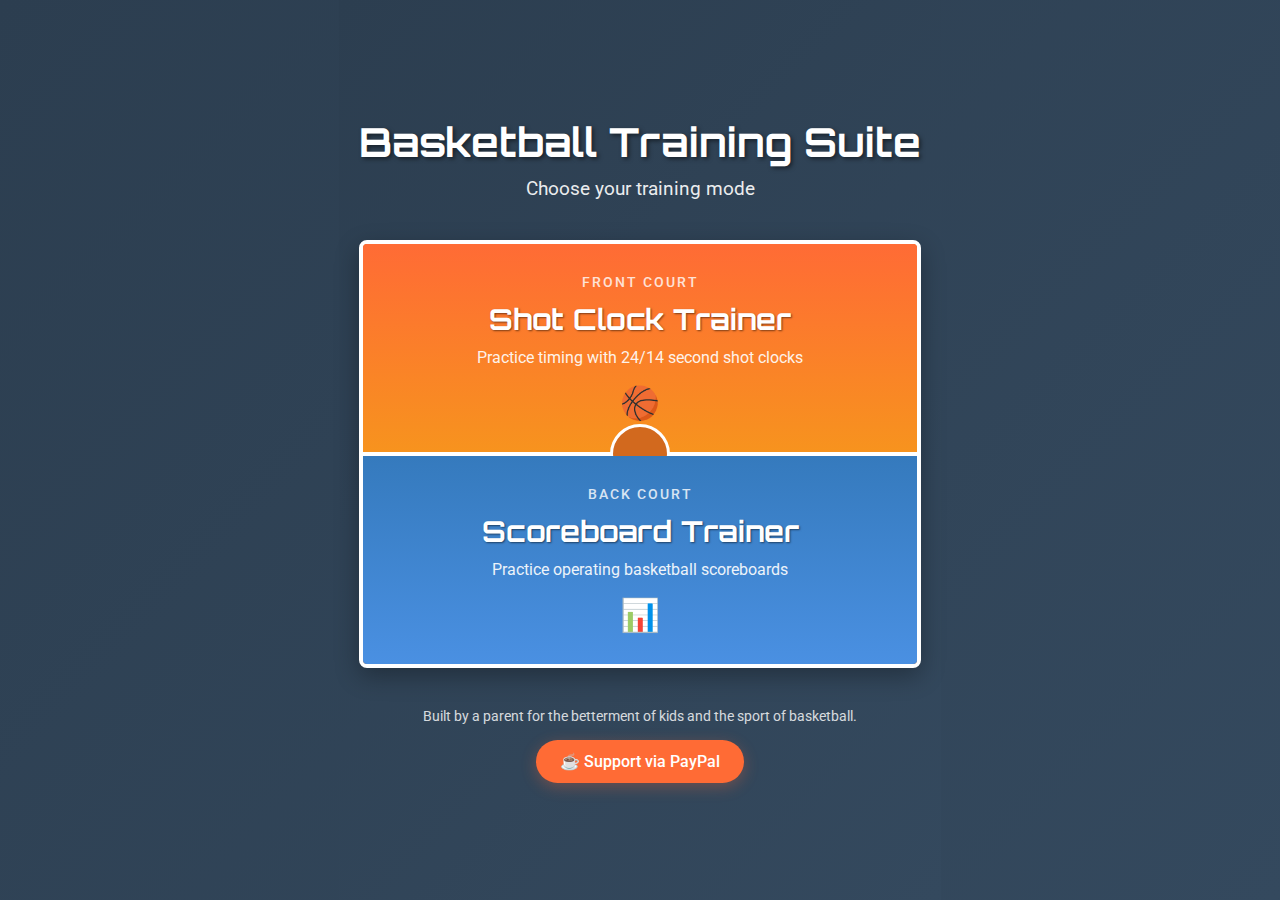
<file: index.html>
<!DOCTYPE html>
<html lang="en">
<head>
    <meta charset="UTF-8">
    <meta name="viewport" content="width=device-width, initial-scale=1.0">
    <title>Basketball Training Suite</title>
    <link rel="stylesheet" href="style.css?v=2">
    <link rel="preconnect" href="https://fonts.googleapis.com">
    <link rel="preconnect" href="https://fonts.gstatic.com" crossorigin>
    <link href="https://fonts.googleapis.com/css2?family=Orbitron:wght@400;700;900&family=Roboto:wght@400;500;700&display=swap" rel="stylesheet">
</head>
<body>
    <div class="main-menu">
        <div class="menu-header">
            <h1>Basketball Training Suite</h1>
            <p>Choose your training mode</p>
        </div>
        
        <div class="basketball-court">
            <div class="court-container">
                <!-- Front Court (Shot Clock Trainer) -->
                <div class="court-half front-court" onclick="goToShotClock()">
                    <div class="court-content">
                        <div class="court-label">FRONT COURT</div>
                        <div class="training-option">
                            <h2>Shot Clock Trainer</h2>
                            <p>Practice timing with 24/14 second shot clocks</p>
                            <div class="court-icon">🏀</div>
                        </div>
                    </div>
                </div>
                
                <!-- Center Line -->
                <div class="center-line">
                    <div class="center-circle"></div>
                </div>
                
                <!-- Back Court (Scoreboard Trainer) -->
                <div class="court-half back-court" onclick="goToScoreboard()">
                    <div class="court-content">
                        <div class="court-label">BACK COURT</div>
                        <div class="training-option">
                            <h2>Scoreboard Trainer</h2>
                            <p>Practice operating basketball scoreboards</p>
                            <div class="court-icon">📊</div>
                        </div>
                    </div>
                </div>
            </div>
        </div>
        
        <div class="menu-footer">
            <p>Built by a parent for the betterment of kids and the sport of basketball.</p>
            <a href="https://paypal.me/kelvinsugars?country.x=AU&locale.x=en_AU" class="paypal-link" target="_blank">
                ☕ Support via PayPal
            </a>
        </div>
    </div>

    <script>
        // Force page refresh if cached content detected
        if (document.title !== 'Basketball Training Suite') {
            window.location.reload(true);
        }
        
        function goToShotClock() {
            window.location.href = 'shot-clock.html';
        }
        
        function goToScoreboard() {
            window.location.href = 'scoreboard.html';
        }
    </script>
</body>
</html>
</file>
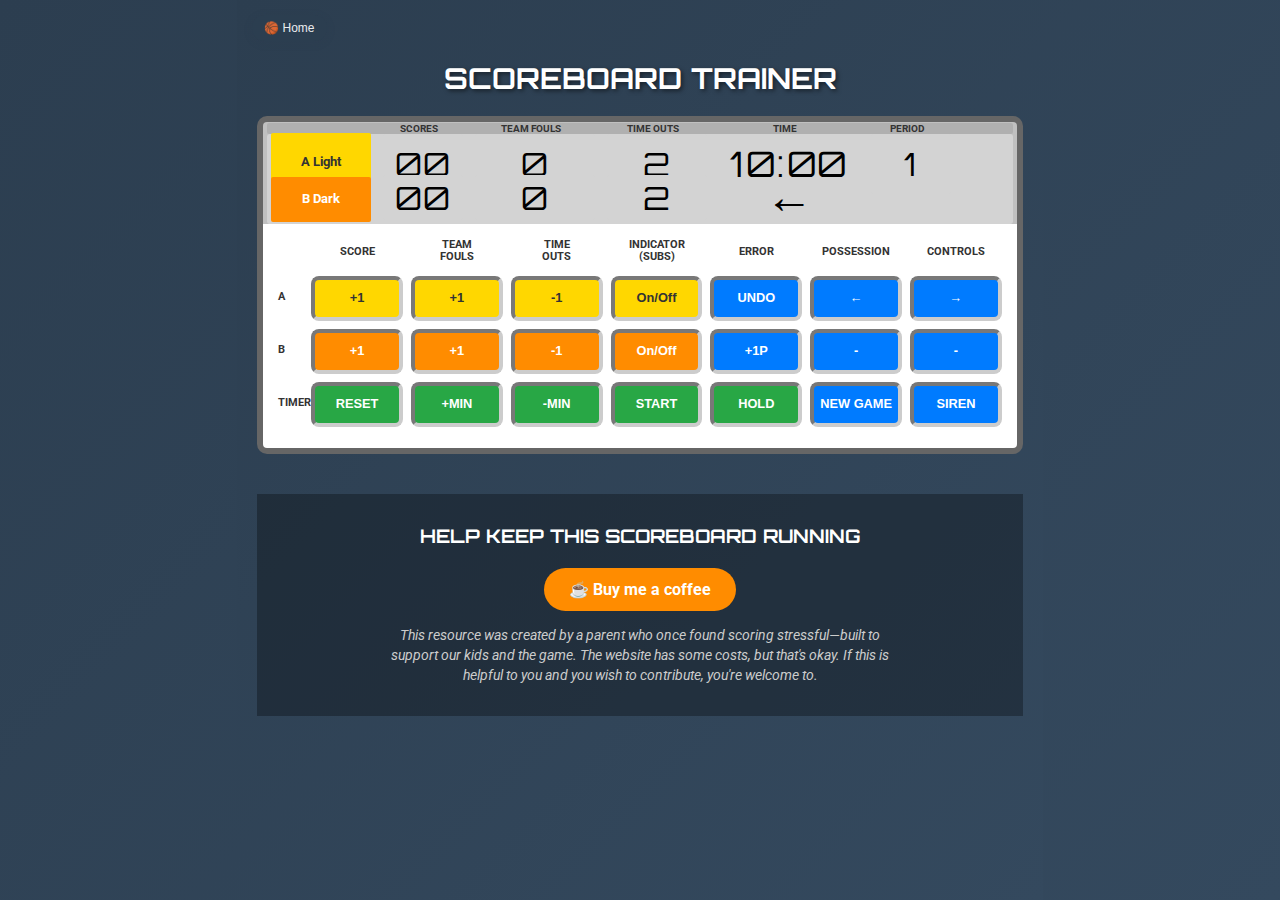
<file: scoreboard.html>
<!DOCTYPE html>
<html lang="en">
<head>
    <meta charset="UTF-8">
    <meta name="viewport" content="width=device-width, initial-scale=1.0">
    <title>Scoreboard Trainer</title>
    <link rel="stylesheet" href="style.css?fixed=29">
    <link rel="preconnect" href="https://fonts.googleapis.com">
    <link rel="preconnect" href="https://fonts.gstatic.com" crossorigin>
    <link href="https://fonts.googleapis.com/css2?family=Orbitron:wght@400;700;900&family=Roboto:wght@400;500;700&display=swap" rel="stylesheet">
    <link href="https://fonts.cdnfonts.com/css/digital-7-mono" rel="stylesheet">
    <style>
        @media (max-width: 768px) {
            .team-row-a, .team-row-b {
                min-height: 50px !important;
                height: 50px !important;
                margin-bottom: 8px !important;
                align-items: center !important;
                display: grid !important;
            }
            
            .team-row-b {
                transform: none !important;
                margin-top: 8px !important;
                margin-bottom: 0 !important;
            }
            
            .number-display {
                font-size: 1.5em !important;
                padding: 12px 2px !important;
                line-height: 1 !important;
                min-height: 48px !important;
                height: 48px !important;
                overflow: visible !important;
                box-sizing: border-box !important;
                display: flex !important;
                align-items: center !important;
                justify-content: center !important;
                vertical-align: middle !important;
            }
            
            .scoreboard-container .time-display {
                font-size: 1.7em !important;
                padding: 12px 3px !important;
                line-height: 1 !important;
                min-height: 48px !important;
                height: 48px !important;
                overflow: visible !important;
                box-sizing: border-box !important;
                display: flex !important;
                align-items: center !important;
                justify-content: center !important;
                vertical-align: middle !important;
            }
            
            .team-label-yellow {
                margin: 0 0 12px 0 !important;
                min-height: 48px !important;
                height: 48px !important;
                padding: 10px !important;
                display: flex !important;
                align-items: center !important;
                justify-content: center !important;
            }
            
            .team-label-orange {
                margin: 12px 0 0 0 !important;
                min-height: 48px !important;
                height: 48px !important;
                padding: 10px !important;
                display: flex !important;
                align-items: center !important;
                justify-content: center !important;
            }
        }
    </style>
</head>
<body>
    <div class="scoreboard-container">
        
        <!-- Back to Menu Button -->
        <div class="back-nav">
            <button onclick="goToMenu()" class="back-btn">🏀 Home</button>
        </div>

        <!-- Main Title -->
        <h1 class="scoreboard-title">SCOREBOARD TRAINER</h1>

        <!-- Simple LCD Display (Gray with Green Numbers) -->
        <div class="lcd-container">
            <div class="lcd-header-row">
                <span></span>
                <span>SCORES</span>
                <span>TEAM FOULS</span>
                <span>TIME OUTS</span>
                <span>TIME</span>
                <span>PERIOD</span>
            </div>
            
            <div class="lcd-screen">
                <!-- Team A Row -->
                <div class="team-row-a">
                    <div class="team-label-yellow">A Light</div>
                    <div class="number-display" id="scoreA">0</div>
                    <div class="number-display" id="foulsA">0</div>
                    <div class="number-display" id="timeoutsA">0</div>
                    <div class="time-display">
                        <span id="minutes">20</span>:<span id="seconds">00</span>
                    </div>
                    <div class="number-display" id="period">1</div>
                </div>
                
                <!-- Team B Row -->
                <div class="team-row-b">
                    <div class="team-label-orange">B Dark</div>
                    <div class="number-display" id="scoreB">0</div>
                    <div class="number-display" id="foulsB">0</div>
                    <div class="number-display" id="timeoutsB">0</div>
                    <div class="possession-section">
                        <span id="possessionArrow">→</span>
                    </div>
                    <div class="period-spacer"></div>
                </div>
                

            </div>
        </div>

        <!-- 7x3 Button Matrix on White Background -->
        <div class="button-matrix">
            <!-- Column Labels Row -->
            <div class="labels-row-with-offset">
                <span class="label-spacer"></span>
                <span>SCORE</span>
                <span class="wrapped-label">TEAM<br>FOULS</span>
                <span class="wrapped-label">TIME<br>OUTS</span>
                <span class="wrapped-label">INDICATOR<br>(SUBS)</span>
                <span>ERROR</span>
                <span>POSSESSION</span>
                <span>CONTROLS</span>
            </div>
            
            <!-- Row 1: Team A -->
            <div class="matrix-row-with-label">
                <span class="row-label">A</span>
                <button class="btn-yellow" onclick="addScore('A', 1)">+1</button>
                <button class="btn-yellow" onclick="addTeamFoul('A')">+1</button>
                <button class="btn-yellow" onclick="addTimeout('A')">-1</button>
                <button class="btn-yellow" onclick="toggleIndicator('A')">On/Off</button>
                <button class="btn-blue" onclick="undoLastAction()">UNDO</button>
                <button class="btn-blue" onclick="togglePossession()">←</button>
                <button class="btn-blue" onclick="togglePossession()">→</button>
            </div>
            
            <!-- Row 2: Team B -->
            <div class="matrix-row-with-label">
                <span class="row-label">B</span>
                <button class="btn-orange" onclick="addScore('B', 1)">+1</button>
                <button class="btn-orange" onclick="addTeamFoul('B')">+1</button>
                <button class="btn-orange" onclick="addTimeout('B')">-1</button>
                <button class="btn-orange" onclick="toggleIndicator('B')">On/Off</button>
                <button class="btn-blue" onclick="addPeriod()">+1P</button>
                <button class="btn-blue">-</button>
                <button class="btn-blue">-</button>
            </div>
            
            <!-- Row 3: Bottom Controls -->
            <div class="matrix-row-with-label">
                <span class="row-label">TIMER</span>
                <button class="btn-green" onclick="resetTimer()">RESET</button>
                <button class="btn-green" onclick="adjustTime('min', 1)">+MIN</button>
                <button class="btn-green" onclick="adjustTime('min', -1)">-MIN</button>
                <button class="btn-green" onclick="startTimer()">START</button>
                <button class="btn-green" onclick="holdTimer()">HOLD</button>
                <button class="btn-blue" onclick="newGame()">NEW GAME</button>
                <button class="btn-blue" onclick="playSiren()">SIREN</button>
            </div>
        </div>

        <!-- Support Section -->
        <div style="text-align: center; padding: 30px 20px; background: rgba(0,0,0,0.3); margin-top: 40px;">
            <h3 style="color: white; margin-bottom: 20px; font-family: 'Orbitron', monospace;">HELP KEEP THIS SCOREBOARD RUNNING</h3>
            <a href="https://paypal.me/kelvinsugars?country.x=AU&locale.x=en_AU" target="_blank" 
               style="display: inline-block; background: #ff8c00; color: white; padding: 12px 25px; border-radius: 25px; text-decoration: none; font-weight: bold; margin-bottom: 15px;">
                ☕ Buy me a coffee
            </a>
            <p style="color: #ccc; font-size: 0.9em; font-style: italic; max-width: 500px; margin: 0 auto; line-height: 1.4;">
                This resource was created by a parent who once found scoring stressful—built to support our kids and the game. The website has some costs, but that's okay. If this is helpful to you and you wish to contribute, you're welcome to.
            </p>
        </div>

    </div>

    <script src="scoreboard.js"></script>
    <script>
        function goToMenu() {
            window.location.href = 'index.html';
        }
        

    </script>
</body>
</html>
</file>
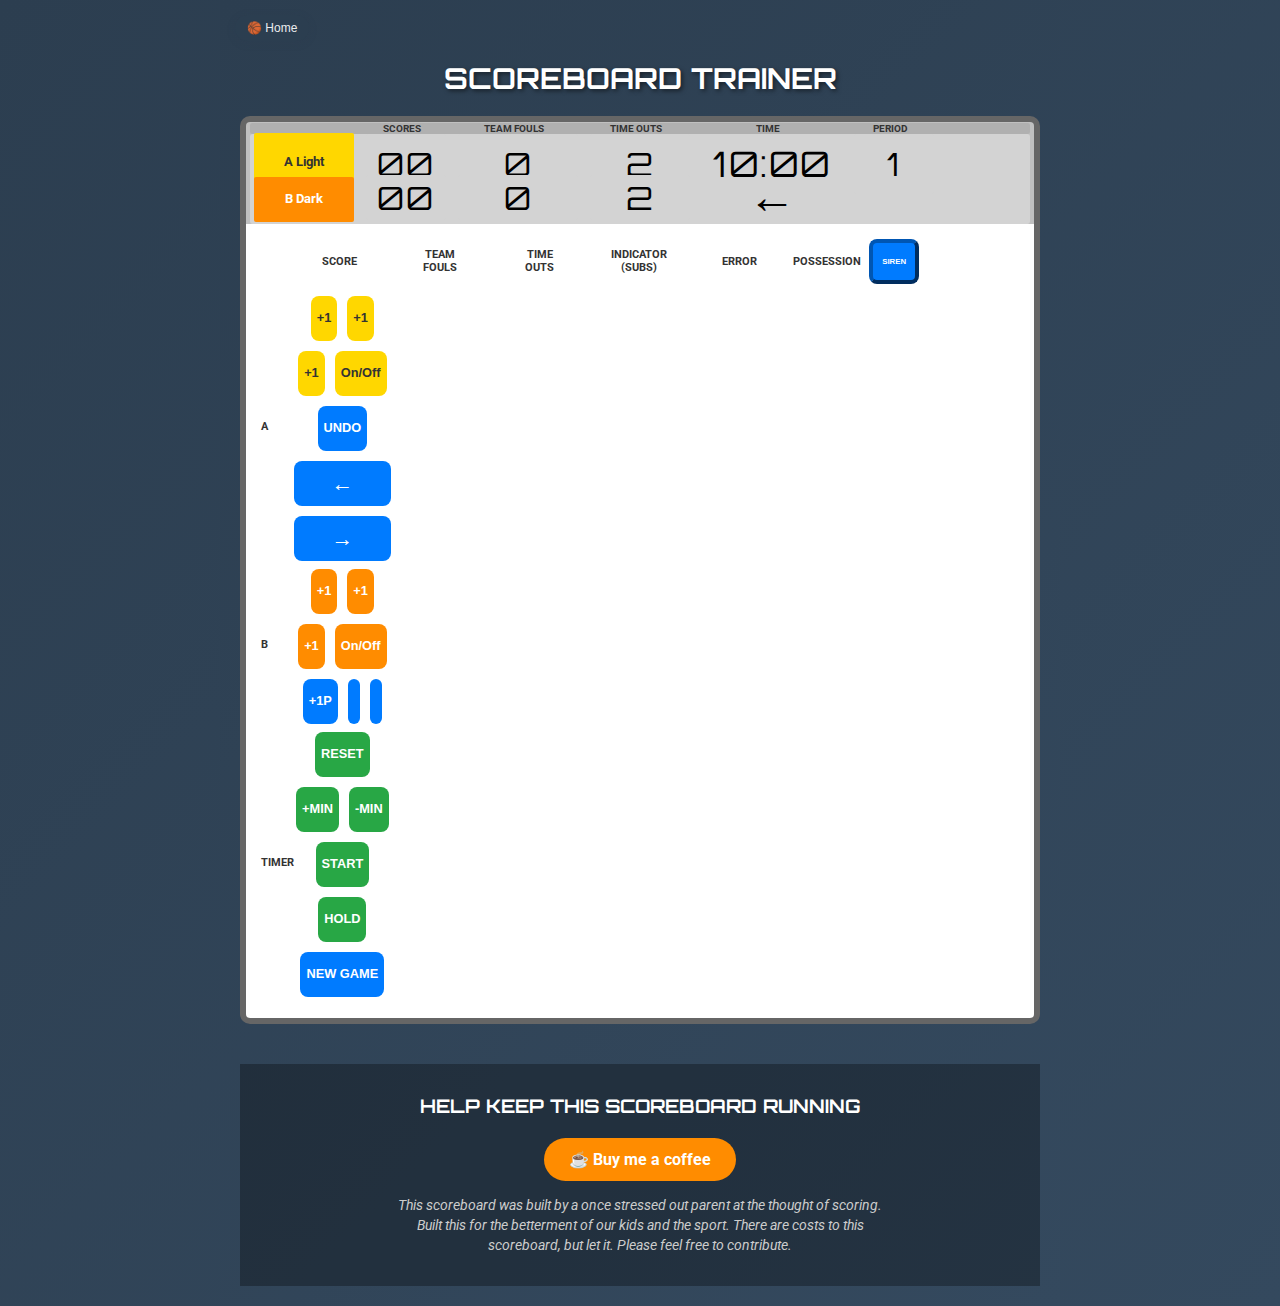
<file: scoreboard_working.html>
<!DOCTYPE html>
<html lang="en">
<head>
    <meta charset="UTF-8">
    <meta name="viewport" content="width=device-width, initial-scale=1.0">
    <title>Scoreboard Trainer</title>
    <link rel="stylesheet" href="style.css?v=11">
    <link rel="preconnect" href="https://fonts.googleapis.com">
    <link rel="preconnect" href="https://fonts.gstatic.com" crossorigin>
    <link href="https://fonts.googleapis.com/css2?family=Orbitron:wght@400;700;900&family=Roboto:wght@400;500;700&display=swap" rel="stylesheet">
</head>
<body>
    <div class="scoreboard-container">
        
        <!-- Back to Menu Button -->
        <div class="back-nav">
            <button onclick="goToMenu()" class="back-btn">🏀 Home</button>
        </div>

        <!-- Main Title -->
        <h1 class="scoreboard-title">SCOREBOARD TRAINER</h1>

        <!-- Simple LCD Display (Gray with Green Numbers) -->
        <div class="lcd-container">
            <div class="lcd-header-row">
                <span></span>
                <span>SCORES</span>
                <span>TEAM FOULS</span>
                <span>TIME OUTS</span>
                <span>TIME</span>
                <span>PERIOD</span>
            </div>
            
            <div class="lcd-screen">
                <!-- Team A Row -->
                <div class="team-row-a">
                    <div class="team-label-yellow">A Light</div>
                    <div class="number-display" id="scoreA">0</div>
                    <div class="number-display" id="foulsA">0</div>
                    <div class="number-display" id="timeoutsA">0</div>
                    <div class="time-display">
                        <span id="minutes">20</span>:<span id="seconds">00</span>
                    </div>
                    <div class="number-display" id="period">1</div>
                </div>
                
                <!-- Team B Row -->
                <div class="team-row-b">
                    <div class="team-label-orange">B Dark</div>
                    <div class="number-display" id="scoreB">0</div>
                    <div class="number-display" id="foulsB">0</div>
                    <div class="number-display" id="timeoutsB">0</div>
                    <div class="possession-section">
                        <span id="possessionArrow">→</span>
                    </div>
                    <div class="period-spacer"></div>
                </div>
                

            </div>
        </div>

        <!-- 7x3 Button Matrix on White Background -->
        <div class="button-matrix">
            <!-- Column Labels Row -->
            <div class="labels-row-with-offset">
                <span class="label-spacer"></span>
                <span>SCORE</span>
                <span class="wrapped-label">TEAM<br>FOULS</span>
                <span class="wrapped-label">TIME<br>OUTS</span>
                <span class="wrapped-label">INDICATOR<br>(SUBS)</span>
                <span>ERROR</span>
                <span class="possession-with-siren">
                    POSSESSION
                    <button onclick="playSiren()" class="siren-button">SIREN</button>
                </span>
            </div>
            
            <!-- Row 1: Team A -->
            <div class="matrix-row-with-label">
                <span class="row-label">A</span>
                <div class="button-row">
                    <button class="btn-yellow" onclick="addScore('A', 1)">+1</button>
                    <button class="btn-yellow" onclick="addTeamFoul('A')">+1</button>
                    <button class="btn-yellow" onclick="addTimeout('A')">+1</button>
                    <button class="btn-yellow" onclick="toggleIndicator('A')">On/Off</button>
                    <button class="btn-blue" onclick="undoLastAction()">UNDO</button>
                    <div class="possession-buttons-group">
                        <button class="btn-blue possession-arrow-btn" onclick="togglePossession()">←</button>
                        <button class="btn-blue possession-arrow-btn" onclick="togglePossession()">→</button>
                    </div>
                </div>
            </div>
            
            <!-- Row 2: Team B -->
            <div class="matrix-row-with-label">
                <span class="row-label">B</span>
                <div class="button-row">
                    <button class="btn-orange" onclick="addScore('B', 1)">+1</button>
                    <button class="btn-orange" onclick="addTeamFoul('B')">+1</button>
                    <button class="btn-orange" onclick="addTimeout('B')">+1</button>
                    <button class="btn-orange" onclick="toggleIndicator('B')">On/Off</button>
                    <button class="btn-blue" onclick="addPeriod()">+1P</button>
                    <div class="possession-buttons-group">
                        <button class="btn-blue"></button>
                        <button class="btn-blue"></button>
                    </div>
                </div>
            </div>
            
            <!-- Row 3: Bottom Controls -->
            <div class="matrix-row-with-label">
                <span class="row-label">TIMER</span>
                <div class="button-row">
                    <button class="btn-green" onclick="resetTimer()">RESET</button>
                    <button class="btn-green" onclick="adjustTime('min', 1)">+MIN</button>
                    <button class="btn-green" onclick="adjustTime('min', -1)">-MIN</button>
                    <button class="btn-green" onclick="startTimer()">START</button>
                    <button class="btn-green" onclick="holdTimer()">HOLD</button>
                    <button class="btn-blue" onclick="newGame()">NEW GAME</button>
                </div>
            </div>
        </div>

        <!-- Support Section -->
        <div style="text-align: center; padding: 30px 20px; background: rgba(0,0,0,0.3); margin-top: 40px;">
            <h3 style="color: white; margin-bottom: 20px; font-family: 'Orbitron', monospace;">HELP KEEP THIS SCOREBOARD RUNNING</h3>
            <a href="https://paypal.me/kelvinsugars?country.x=AU&locale.x=en_AU" target="_blank" 
               style="display: inline-block; background: #ff8c00; color: white; padding: 12px 25px; border-radius: 25px; text-decoration: none; font-weight: bold; margin-bottom: 15px;">
                ☕ Buy me a coffee
            </a>
            <p style="color: #ccc; font-size: 0.9em; font-style: italic; max-width: 500px; margin: 0 auto; line-height: 1.4;">
                This scoreboard was built by a once stressed out parent at the thought of scoring. Built this for the betterment of our kids and the sport. There are costs to this scoreboard, but let it. Please feel free to contribute.
            </p>
        </div>

    </div>

    <script src="scoreboard.js"></script>
    <script>
        function goToMenu() {
            window.location.href = 'index.html';
        }
    </script>
</body>
</html>
</file>
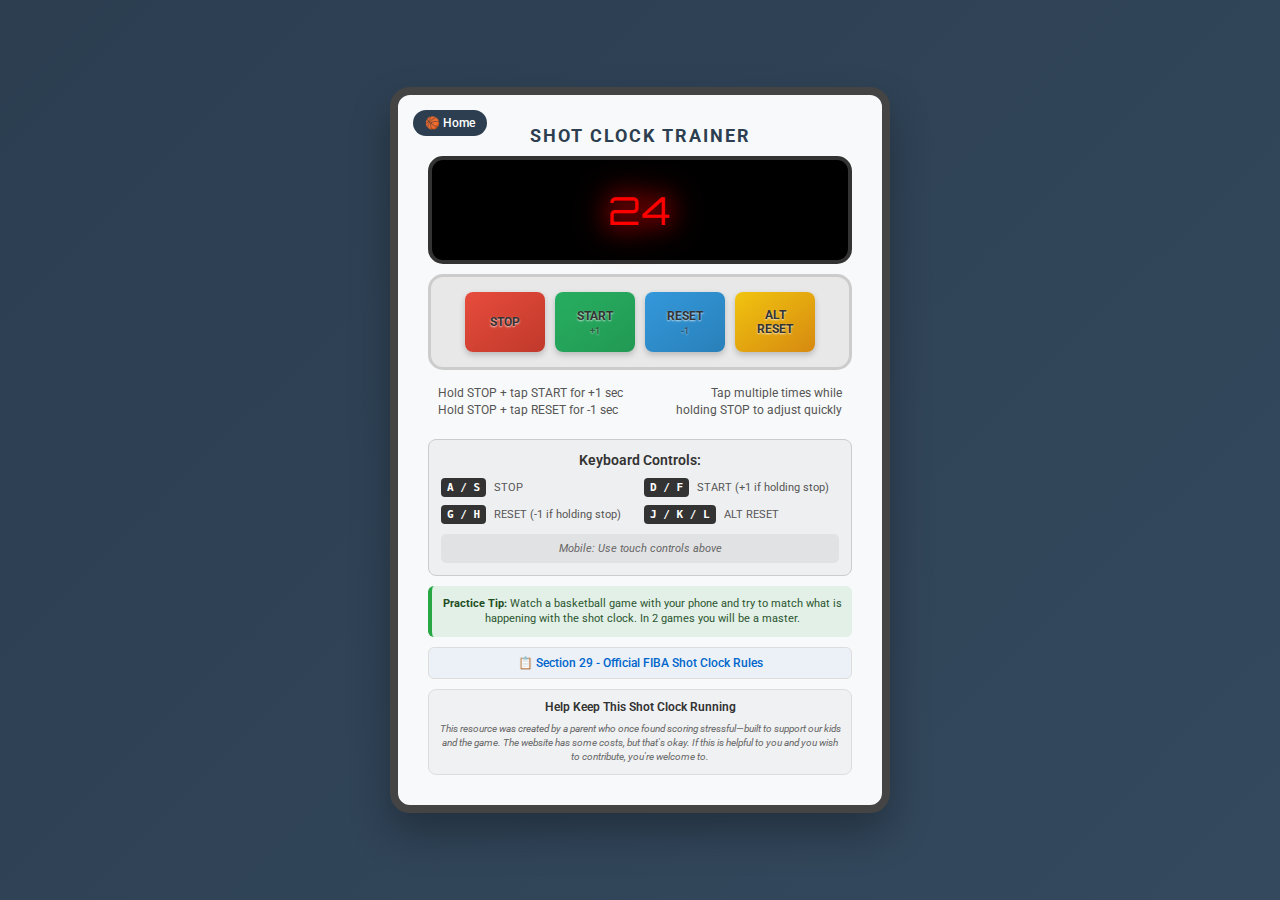
<file: shot-clock-fixed.html>
<!DOCTYPE html>
<html lang="en">
<head>
    <meta charset="UTF-8">
    <meta name="viewport" content="width=device-width, initial-scale=1.0">
    <title>Shot Clock Trainer</title>
    <link rel="stylesheet" href="style.css?ts=1751728000">
    <link rel="preconnect" href="https://fonts.googleapis.com">
    <link rel="preconnect" href="https://fonts.gstatic.com" crossorigin>
    <link href="https://fonts.googleapis.com/css2?family=Orbitron:wght@400;700;900&family=Roboto:wght@400;500;700&display=swap" rel="stylesheet">
    <style>
        .new-home-button {
            position: absolute !important;
            top: 15px !important;
            left: 15px !important;
            z-index: 10000 !important;
            background: #2c3e50 !important;
            color: white !important;
            border: none !important;
            padding: 6px 12px !important;
            border-radius: 20px !important;
            cursor: pointer !important;
            font-size: 0.75em !important;
            font-weight: 500 !important;
            display: inline-block !important;
            text-decoration: none !important;
        }
        .new-home-button:hover {
            background: #34495e !important;
            transform: translateY(-1px) !important;
        }
    </style>
</head>
<body>
    <div class="container">

        <!-- Fixed Home Button -->
        <a href="index.html" class="new-home-button">🏀 Home</a>

        <!-- Main Title -->
        <h1 class="main-title">SHOT CLOCK TRAINER</h1>

        <!-- Shot Clock Display -->
        <div class="shot-clock-display">
            <div id="timeDisplay" class="time-display">24</div>
        </div>

        <!-- Control Panel -->
        <div class="control-panel">
            <div class="button-row">
                <button id="stopBtn" class="control-btn stop-btn" data-action="stop">
                    <span class="btn-text">STOP</span>
                </button>
                <button id="startBtn" class="control-btn start-btn" data-action="start">
                    <span class="btn-text">START</span>
                    <span class="btn-small-text">+1</span>
                </button>
                <button id="resetBtn" class="control-btn reset-btn" data-action="reset">
                    <span class="btn-text">RESET</span>
                    <span class="btn-small-text">-1</span>
                </button>
                <button id="altResetBtn" class="control-btn alt-reset-btn" data-action="alt-reset">
                    <span class="btn-text">ALT<br>RESET</span>
                </button>
            </div>
        </div>

        <!-- Instructions -->
        <div class="instructions">
            <div class="instruction-left">
                Hold STOP + tap START for +1 sec<br>
                Hold STOP + tap RESET for -1 sec
            </div>
            <div class="instruction-right">
                Tap multiple times while<br>
                holding STOP to adjust quickly
            </div>
        </div>

        <!-- Keyboard Controls -->
        <div class="keyboard-controls">
            <h4>Keyboard Controls:</h4>
            <div class="controls-grid">
                <div class="control-item">
                    <span class="key">A / S</span>
                    <span class="action">STOP</span>
                </div>
                <div class="control-item">
                    <span class="key">D / F</span>
                    <span class="action">START (+1 if holding stop)</span>
                </div>
                <div class="control-item">
                    <span class="key">G / H</span>
                    <span class="action">RESET (-1 if holding stop)</span>
                </div>
                <div class="control-item">
                    <span class="key">J / K / L</span>
                    <span class="action">ALT RESET</span>
                </div>

            </div>
            
            <div class="mobile-notice">
                Mobile: Use touch controls above
            </div>
        </div>

        <!-- Practice Tip -->
        <div class="practice-tip">
            <strong>Practice Tip:</strong> Watch a basketball game with your phone and try to match what is happening with the shot clock. In 2 games you will be a master.
        </div>

        <!-- Rules -->
        <div class="rules-section">
            <p>📋 <a href="https://assets.fiba.basketball/image/upload/documents-corporate-fiba-official-rules-2024-v10a.pdf" target="_blank" class="rules-link">Section 29 - Official FIBA Shot Clock Rules</a></p>
        </div>

        <!-- Support Section -->
        <div class="support-section">
            <h4 class="support-title">Help Keep This Shot Clock Running</h4>
            <p class="support-story">This resource was created by a parent who once found scoring stressful—built to support our kids and the game. The website has some costs, but that's okay. If this is helpful to you and you wish to contribute, you're welcome to.</p>
            <script type="text/javascript" src="https://cdnjs.buymeacoffee.com/1.0.0/button.prod.min.js" data-name="bmc-button" data-slug="kelvinsugars" data-color="#FFDD00" data-emoji="☕"  data-font="Cookie" data-text="Buy me a coffee" data-outline-color="#000000" data-font-color="#000000" data-coffee-color="#ffffff" ></script>
        </div>

    </div>

    <script src="script.js?v=20250715-newkeys-l"></script>
    <script>
        function goToMenu() {
            window.location.href = 'index.html';
        }
    </script>
</body>
</html>
</file>
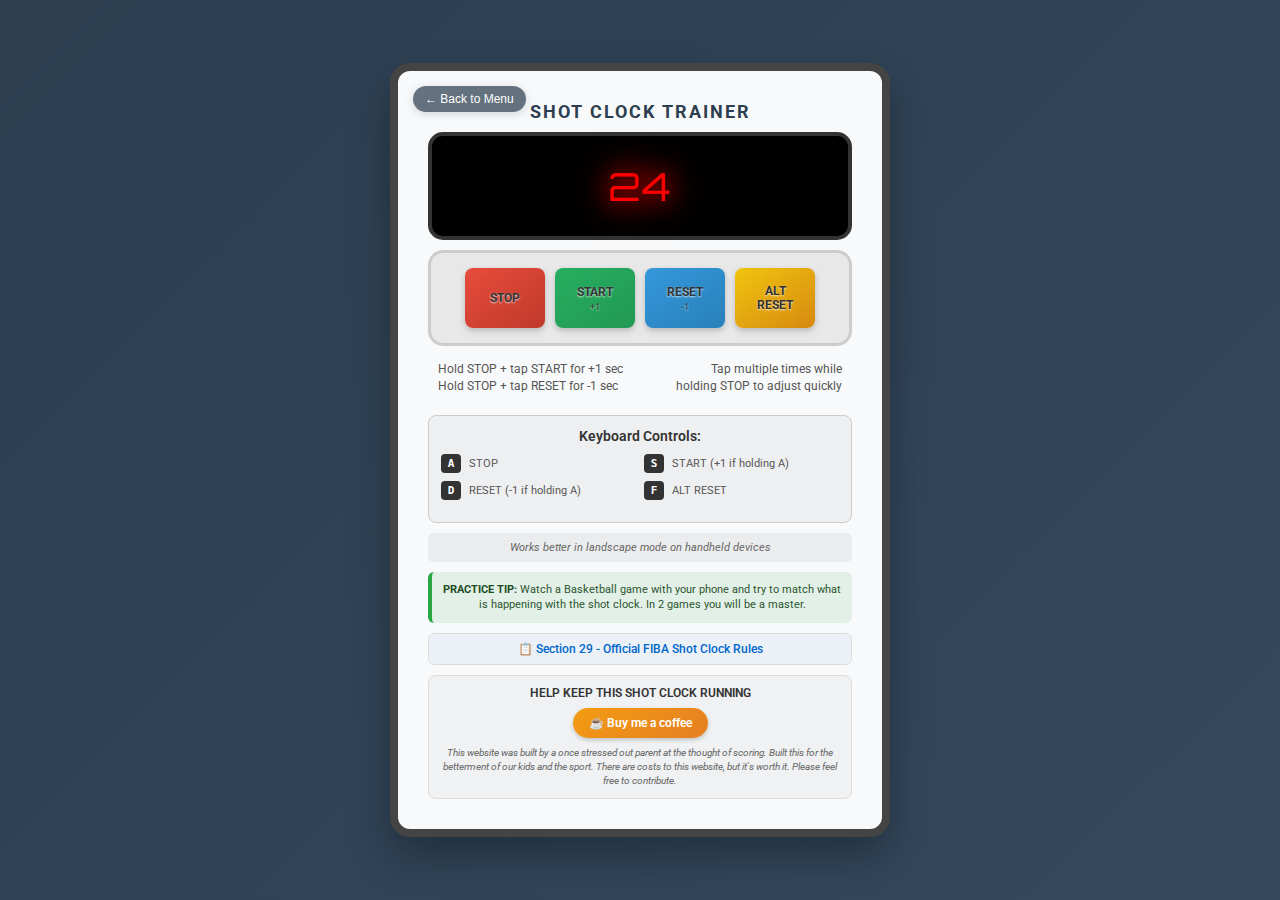
<file: shot-clock.html>
<!DOCTYPE html>
<html lang="en">
<head>
    <meta charset="UTF-8">
    <meta name="viewport" content="width=device-width, initial-scale=1.0">
    <title>Shot Clock Trainer</title>
    <link rel="stylesheet" href="style.css">
    <link rel="preconnect" href="https://fonts.googleapis.com">
    <link rel="preconnect" href="https://fonts.gstatic.com" crossorigin>
    <link href="https://fonts.googleapis.com/css2?family=Orbitron:wght@400;700;900&family=Roboto:wght@400;500;700&display=swap" rel="stylesheet">
</head>
<body>
    <div class="container">

        <!-- Back to Menu Button -->
        <div class="back-nav">
            <button onclick="goToMenu()" class="back-btn">← Back to Menu</button>
        </div>

        <!-- Main Title -->
        <h1 class="main-title">SHOT CLOCK TRAINER</h1>

        <!-- Shot Clock Display -->
        <div class="shot-clock-display">
            <div id="timeDisplay" class="time-display">24</div>
        </div>

        <!-- Control Panel -->
        <div class="control-panel">
            <div class="button-row">
                <button id="stopBtn" class="control-btn stop-btn" data-action="stop">
                    <span class="btn-text">STOP</span>
                </button>
                <button id="startBtn" class="control-btn start-btn" data-action="start">
                    <span class="btn-text">START</span>
                    <span class="btn-small-text">+1</span>
                </button>
                <button id="resetBtn" class="control-btn reset-btn" data-action="reset">
                    <span class="btn-text">RESET</span>
                    <span class="btn-small-text">-1</span>
                </button>
                <button id="altResetBtn" class="control-btn alt-reset-btn" data-action="alt-reset">
                    <span class="btn-text">ALT<br>RESET</span>
                </button>
            </div>
        </div>

        <!-- Instructions -->
        <div class="instructions">
            <div class="instruction-left">
                Hold STOP + tap START for +1 sec<br>
                Hold STOP + tap RESET for -1 sec
            </div>
            <div class="instruction-right">
                Tap multiple times while<br>
                holding STOP to adjust quickly
            </div>
        </div>

        <!-- Keyboard Controls -->
        <div class="keyboard-controls">
            <h4>Keyboard Controls:</h4>
            <div class="controls-grid">
                <div class="control-item">
                    <span class="key">A</span>
                    <span class="action">STOP</span>
                </div>
                <div class="control-item">
                    <span class="key">S</span>
                    <span class="action">START (+1 if holding A)</span>
                </div>
                <div class="control-item">
                    <span class="key">D</span>
                    <span class="action">RESET (-1 if holding A)</span>
                </div>
                <div class="control-item">
                    <span class="key">F</span>
                    <span class="action">ALT RESET</span>
                </div>
            </div>

        </div>

        <!-- Mobile Orientation Notice -->
        <div class="mobile-notice">
            Works better in landscape mode on handheld devices
        </div>

        <!-- Practice Tip -->
        <div class="practice-tip">
            <strong>PRACTICE TIP:</strong> Watch a Basketball game with your phone and try to match what is happening with the shot clock. In 2 games you will be a master.
        </div>

        <!-- Rules Section -->
        <div class="rules-section">
            <p>📋 <a href="https://assets.fiba.basketball/image/upload/documents-corporate-fiba-official-rules-2024-v10a.pdf" target="_blank" class="rules-link">Section 29 - Official FIBA Shot Clock Rules</a></p>
        </div>

        <!-- Support Section -->
        <div class="support-section">
            <p class="support-title">HELP KEEP THIS SHOT CLOCK RUNNING</p>
            <a href="https://paypal.me/kelvinsugars?country.x=AU&locale.x=en_AU" target="_blank" class="support-link">
                ☕ Buy me a coffee
            </a>
            <p class="support-story">
                This website was built by a once stressed out parent at the thought of scoring. Built this for the betterment of our kids and the sport. There are costs to this website, but it's worth it. Please feel free to contribute.
            </p>
        </div>


    </div>

    <script src="script.js"></script>
    <script>
        function goToMenu() {
            window.location.href = 'index.html';
        }
    </script>
</body>
</html>
</file>
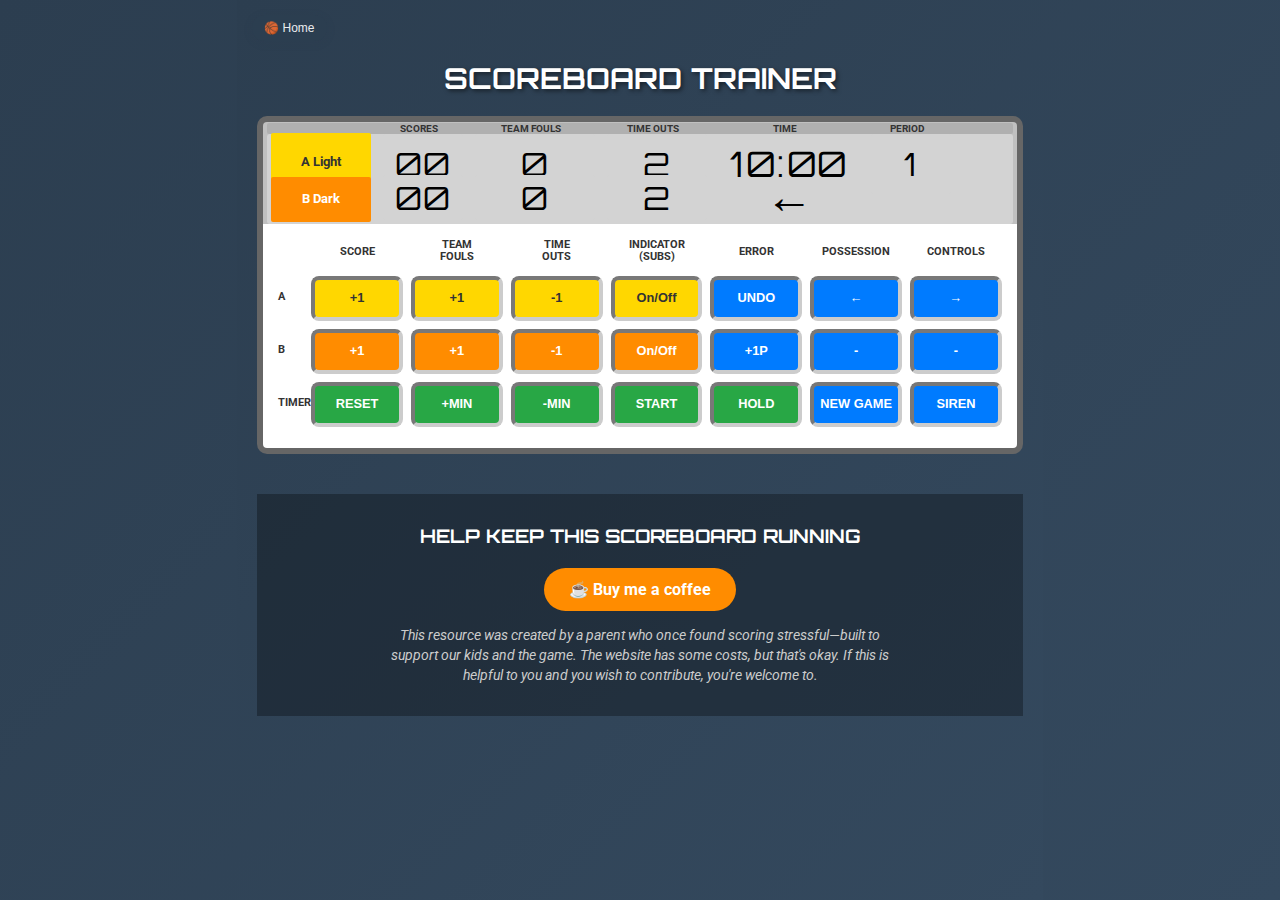
<file: temp.html>
<!DOCTYPE html>
<html lang="en">
<head>
    <meta charset="UTF-8">
    <meta name="viewport" content="width=device-width, initial-scale=1.0">
    <title>Scoreboard Trainer</title>
    <link rel="stylesheet" href="style.css?desktop-clean=45">
    <link rel="stylesheet" href="mobile-fix.css?v=2">
    <link rel="preconnect" href="https://fonts.googleapis.com">
    <link rel="preconnect" href="https://fonts.gstatic.com" crossorigin>
    <link href="https://fonts.googleapis.com/css2?family=Orbitron:wght@400;700;900&family=Roboto:wght@400;500;700&display=swap" rel="stylesheet">
    <link href="https://fonts.cdnfonts.com/css/digital-7-mono" rel="stylesheet">
    <script>
        // Apply desktop layout scaling for mobile
        function applyMobileOptimizations() {
            const isMobile = window.innerWidth <= 768;
            
            if (isMobile) {
                console.log('Mobile detected - applying desktop replica');
                // CSS handles the desktop replica, minimal JS intervention needed
            }
        }
        
        // Apply mobile optimizations
        applyMobileOptimizations();
        document.addEventListener('DOMContentLoaded', applyMobileOptimizations);
        window.addEventListener('load', applyMobileOptimizations);
        window.addEventListener('resize', applyMobileOptimizations);
        
        // Apply again after delay to ensure styles take effect
        setTimeout(applyMobileOptimizations, 300);
    </script>
</head>
<body>
    <div class="scoreboard-container">
        
        <!-- Back to Menu Button -->
        <div class="back-nav">
            <button onclick="goToMenu()" class="back-btn">🏀 Home</button>
        </div>

        <!-- Main Title -->
        <h1 class="scoreboard-title">SCOREBOARD TRAINER</h1>

        <!-- Simple LCD Display (Gray with Green Numbers) -->
        <div class="lcd-container">
            <div class="lcd-header-row">
                <span></span>
                <span>SCORES</span>
                <span>TEAM FOULS</span>
                <span>TIME OUTS</span>
                <span>TIME</span>
                <span>PERIOD</span>
            </div>
            
            <div class="lcd-screen">
                <!-- Team A Row -->
                <div class="team-row-a">
                    <div class="team-label-yellow">A Light</div>
                    <div class="number-display" id="scoreA">0</div>
                    <div class="number-display" id="foulsA">0</div>
                    <div class="number-display" id="timeoutsA">0</div>
                    <div class="time-display">
                        <span id="minutes">20</span>:<span id="seconds">00</span>
                    </div>
                    <div class="number-display" id="period">1</div>
                </div>
                
                <!-- Team B Row -->
                <div class="team-row-b">
                    <div class="team-label-orange">B Dark</div>
                    <div class="number-display" id="scoreB">0</div>
                    <div class="number-display" id="foulsB">0</div>
                    <div class="number-display" id="timeoutsB">0</div>
                    <div class="possession-section">
                        <span id="possessionArrow">→</span>
                    </div>
                    <div class="period-spacer"></div>
                </div>
                

            </div>
        </div>

        <!-- 7x3 Button Matrix on White Background -->
        <div class="button-matrix">
            <!-- Column Labels Row -->
            <div class="labels-row-with-offset">
                <span class="label-spacer"></span>
                <span>SCORE</span>
                <span class="wrapped-label">TEAM<br>FOULS</span>
                <span class="wrapped-label">TIME<br>OUTS</span>
                <span class="wrapped-label">INDICATOR<br>(SUBS)</span>
                <span>ERROR</span>
                <span>POSSESSION</span>
                <span>CONTROLS</span>
            </div>
            
            <!-- Row 1: Team A -->
            <div class="matrix-row-with-label">
                <span class="row-label">A</span>
                <button class="btn-yellow" onclick="addScore('A', 1)">+1</button>
                <button class="btn-yellow" onclick="addTeamFoul('A')">+1</button>
                <button class="btn-yellow" onclick="addTimeout('A')">-1</button>
                <button class="btn-yellow" onclick="toggleIndicator('A')">On/Off</button>
                <button class="btn-blue" onclick="undoLastAction()">UNDO</button>
                <button class="btn-blue" onclick="togglePossession()">←</button>
                <button class="btn-blue" onclick="togglePossession()">→</button>
            </div>
            
            <!-- Row 2: Team B -->
            <div class="matrix-row-with-label">
                <span class="row-label">B</span>
                <button class="btn-orange" onclick="addScore('B', 1)">+1</button>
                <button class="btn-orange" onclick="addTeamFoul('B')">+1</button>
                <button class="btn-orange" onclick="addTimeout('B')">-1</button>
                <button class="btn-orange" onclick="toggleIndicator('B')">On/Off</button>
                <button class="btn-blue" onclick="addPeriod()">+1P</button>
                <button class="btn-blue">-</button>
                <button class="btn-blue">-</button>
            </div>
            
            <!-- Row 3: Bottom Controls -->
            <div class="matrix-row-with-label">
                <span class="row-label">TIMER</span>
                <button class="btn-green" onclick="resetTimer()">RESET</button>
                <button class="btn-green" onclick="adjustTime('min', 1)">+MIN</button>
                <button class="btn-green" onclick="adjustTime('min', -1)">-MIN</button>
                <button class="btn-green" onclick="startTimer()">START</button>
                <button class="btn-green" onclick="holdTimer()">HOLD</button>
                <button class="btn-blue" onclick="newGame()">NEW GAME</button>
                <button class="btn-blue" onclick="playSiren()">SIREN</button>
            </div>
        </div>

        <!-- Support Section -->
        <div style="text-align: center; padding: 30px 20px; background: rgba(0,0,0,0.3); margin-top: 40px;">
            <h3 style="color: white; margin-bottom: 20px; font-family: 'Orbitron', monospace;">HELP KEEP THIS SCOREBOARD RUNNING</h3>
            <a href="https://paypal.me/kelvinsugars?country.x=AU&locale.x=en_AU" target="_blank" 
               style="display: inline-block; background: #ff8c00; color: white; padding: 12px 25px; border-radius: 25px; text-decoration: none; font-weight: bold; margin-bottom: 15px;">
                ☕ Buy me a coffee
            </a>
            <p style="color: #ccc; font-size: 0.9em; font-style: italic; max-width: 500px; margin: 0 auto; line-height: 1.4;">
                This resource was created by a parent who once found scoring stressful—built to support our kids and the game. The website has some costs, but that's okay. If this is helpful to you and you wish to contribute, you're welcome to.
            </p>
        </div>

    </div>

    <script src="scoreboard.js"></script>
    <script>
        function goToMenu() {
            window.location.href = 'index.html';
        }
        

    </script>
</body>
</html>
</file>
<file: style.css>
* {
    margin: 0;
    padding: 0;
    box-sizing: border-box;
}

body {
    font-family: 'Roboto', sans-serif;
    background: linear-gradient(135deg, #2c3e50 0%, #34495e 100%);
    min-height: 100vh;
    display: flex;
    justify-content: center;
    align-items: center;
    color: #333;
}

.container {
    background: #f8f9fa;
    border: 8px solid #444;
    border-radius: 20px;
    padding: 30px;
    max-width: 500px;
    width: 90%;
    box-shadow: 0 20px 40px rgba(0, 0, 0, 0.3);
    position: relative;
}



/* Main Title */
.main-title {
    text-align: center;
    font-size: 18px;
    font-weight: 700;
    margin-bottom: 10px;
    letter-spacing: 2px;
    color: #2c3e50;
}

/* Shot Clock Display */
.shot-clock-display {
    background: #000000 !important;
    border: 4px solid #333;
    border-radius: 15px;
    padding: 20px;
    margin-bottom: 10px;
    text-align: center;
    box-shadow: inset 0 0 15px rgba(0, 0, 0, 0.8);
}

/* Force remove all borders from shot clock buttons */
button.control-btn,
.control-btn button,
.button-row button {
    border: 0 !important;
    border-width: 0 !important;
    border-style: none !important;
    border-color: transparent !important;
    outline: none !important;
}

.time-display {
    font-family: 'Orbitron', monospace;
    font-size: 60px;
    font-weight: 900;
    color: #ff0000 !important;
    text-shadow: 0 0 25px #ff0000, 0 0 40px #ff0000;
    line-height: 1;
    min-height: 60px;
    display: flex;
    align-items: center;
    justify-content: center;
    transition: transform 0.15s ease;
    background: transparent !important;
}

.time-display.expired {
    color: #ff0000;
    text-shadow: 0 0 20px #ff0000;
    animation: flash 1s infinite;
}

@keyframes flash {
    0%, 50% { opacity: 1; }
    51%, 100% { opacity: 0.3; }
}

/* Control Panel */
.control-panel {
    margin-bottom: 15px;
    background: #e8e8e8;
    border: 3px solid #ccc;
    border-radius: 15px;
    padding: 15px;
    text-align: center;
}

.button-row {
    display: flex !important;
    justify-content: center !important;
    align-items: center !important;
    gap: 15px;
    flex-wrap: wrap;
    width: 100% !important;
    margin: 0 auto !important;
    text-align: center !important;
}

.control-btn {
    width: 80px;
    height: 60px;
    border: 0 !important;
    border-width: 0 !important;
    border-style: none !important;
    border-color: transparent !important;
    outline: none !important;
    border-radius: 8px;
    font-family: 'Roboto', sans-serif;
    font-weight: 700;
    font-size: 12px;
    cursor: pointer;
    transition: all 0.2s ease;
    position: relative;
    box-shadow: 0 3px 6px rgba(0, 0, 0, 0.2);
    display: flex;
    flex-direction: column;
    align-items: center;
    justify-content: center;
    gap: 2px;
}

.control-btn:hover {
    transform: translateY(-2px);
    box-shadow: 0 6px 12px rgba(0, 0, 0, 0.3);
    border: 0 !important;
    border-width: 0 !important;
    border-style: none !important;
    outline: none !important;
}

.control-btn:active {
    transform: translateY(1px);
    box-shadow: 0 2px 4px rgba(0, 0, 0, 0.2);
    border: 0 !important;
    border-width: 0 !important;
    border-style: none !important;
    outline: none !important;
}

.control-btn.pressed {
    transform: translateY(2px);
    box-shadow: inset 0 2px 4px rgba(0, 0, 0, 0.3);
}

.btn-text {
    color: #333;
    text-shadow: 0 1px 2px rgba(255, 255, 255, 0.8);
    line-height: 1.2;
}

.btn-small-text {
    color: #333;
    font-size: 9px;
    font-weight: 500;
    opacity: 0.7;
    text-shadow: 0 1px 2px rgba(255, 255, 255, 0.8);
}

/* Button Colors */
.stop-btn {
    background: linear-gradient(145deg, #e74c3c, #c0392b);
}

.stop-btn:hover {
    background: linear-gradient(145deg, #ec7063, #e74c3c);
}

.start-btn {
    background: linear-gradient(145deg, #27ae60, #229954);
}

.start-btn:hover {
    background: linear-gradient(145deg, #58d68d, #27ae60);
}

.reset-btn {
    background: linear-gradient(145deg, #3498db, #2980b9);
}

.reset-btn:hover {
    background: linear-gradient(145deg, #5dade2, #3498db);
}

.alt-reset-btn {
    background: linear-gradient(145deg, #f1c40f, #d68910);
}

.alt-reset-btn:hover {
    background: linear-gradient(145deg, #f7dc6f, #f1c40f);
}

/* Instructions */
.instructions {
    display: flex;
    justify-content: space-between;
    margin-bottom: 20px;
    font-size: 12px;
    color: #555;
    line-height: 1.4;
}

.instruction-left,
.instruction-right {
    flex: 1;
    padding: 0 10px;
}

.instruction-right {
    text-align: right;
}

/* Keyboard Controls */
.keyboard-controls {
    margin-top: 15px;
    padding: 12px;
    background: rgba(50, 50, 50, 0.05);
    border-radius: 8px;
    border: 1px solid #ccc;
}

.keyboard-controls h4 {
    margin: 0 0 10px 0;
    font-size: 14px;
    text-align: center;
    color: #333;
    font-weight: 600;
}

.controls-grid {
    display: grid;
    grid-template-columns: repeat(2, 1fr);
    gap: 8px;
    margin-bottom: 10px;
}

.control-item {
    display: flex;
    align-items: center;
    gap: 8px;
    font-size: 12px;
}

.key {
    background: #333;
    color: white;
    padding: 3px 6px;
    border-radius: 4px;
    font-family: monospace;
    font-weight: bold;
    min-width: 20px;
    text-align: center;
    font-size: 11px;
}

.action {
    color: #555;
    font-size: 11px;
}



/* Mobile Notice */
.mobile-notice {
    text-align: center;
    font-size: 11px;
    color: #666;
    font-style: italic;
    margin-top: 10px;
    padding: 8px;
    background: rgba(0, 0, 0, 0.05);
    border-radius: 5px;
}

/* Practice Tip */
.practice-tip {
    text-align: center;
    font-size: 11px;
    color: #2c5530;
    margin-top: 10px;
    padding: 10px;
    background: rgba(40, 167, 69, 0.1);
    border-radius: 6px;
    border-left: 4px solid #28a745;
    line-height: 1.4;
}

.practice-tip strong {
    color: #1e4d23;
    font-weight: 700;
}

/* Rules Section */
.rules-section {
    text-align: center;
    margin-top: 10px;
    padding: 8px;
    background: rgba(0, 100, 200, 0.05);
    border-radius: 6px;
    border: 1px solid #ddd;
}

.rules-section p {
    margin: 0;
    font-size: 12px;
    color: #333;
}

.rules-link {
    color: #0066cc;
    text-decoration: none;
    font-weight: 500;
}

.rules-link:hover {
    text-decoration: underline;
    color: #0052a3;
}

/* Support Section */
.support-section {
    text-align: center;
    margin-top: 10px;
    padding: 10px;
    background: rgba(0, 0, 0, 0.03);
    border-radius: 8px;
    border: 1px solid #ddd;
}

.support-title {
    margin: 0 0 8px 0;
    font-size: 12px;
    color: #333;
    font-weight: 600;
}

.support-story {
    margin: 8px 0 0 0;
    font-size: 10px;
    color: #666;
    line-height: 1.4;
    font-style: italic;
}

.support-link {
    display: inline-block;
    background: linear-gradient(145deg, #f39c12, #e67e22);
    color: white;
    text-decoration: none;
    padding: 8px 16px;
    border-radius: 20px;
    font-size: 12px;
    font-weight: 600;
    transition: all 0.3s ease;
    box-shadow: 0 2px 4px rgba(0, 0, 0, 0.2);
}

.support-link:hover {
    background: linear-gradient(145deg, #e67e22, #d35400);
    transform: translateY(-1px);
    box-shadow: 0 4px 8px rgba(0, 0, 0, 0.3);
}



/* Responsive Design */
@media (max-width: 600px) {
    .container {
        padding: 10px;
        margin: 5px;
    }

    .main-title {
        font-size: 16px;
        margin-bottom: 5px;
    }

    .shot-clock-display {
        padding: 10px;
        margin-bottom: 5px;
    }

    .time-display {
        font-size: 45px;
        min-height: 45px;
    }

    .button-row {
        gap: 6px;
        padding: 8px;
    }

    .control-btn {
        height: 60px;
        font-size: 11px;
    }

    .btn-small-text {
        font-size: 8px;
    }

    .instructions {
        font-size: 10px;
        margin-bottom: 10px;
    }

    .keyboard-controls {
        margin-top: 10px;
        padding: 8px;
    }

    .keyboard-controls h4 {
        font-size: 12px;
        margin-bottom: 8px;
    }

    .controls-grid {
        gap: 6px;
        margin-bottom: 8px;
    }

    .control-item {
        font-size: 10px;
        gap: 6px;
    }

    .key {
        font-size: 9px;
        padding: 2px 4px;
        min-width: 16px;
    }

    .action {
        font-size: 9px;
    }



    .mobile-notice {
        font-size: 10px;
        margin-top: 8px;
        padding: 6px;
    }

    .practice-tip {
        font-size: 10px;
        margin-top: 8px;
        padding: 8px;
    }

    .rules-section {
        margin-top: 8px;
        padding: 6px;
    }

    .rules-section p {
        font-size: 11px;
    }

    .support-section {
        margin-top: 8px;
        padding: 8px;
    }

    .support-title {
        font-size: 11px;
    }

    .support-story {
        font-size: 9px;
    }

    .support-link {
        font-size: 11px;
        padding: 6px 12px;
    }
}

@media (max-width: 400px) {
    .container {
        padding: 8px;
        margin: 2px;
    }

    .main-title {
        font-size: 14px;
        margin-bottom: 5px;
    }

    .time-display {
        font-size: 35px;
        min-height: 35px;
    }

    .shot-clock-display {
        padding: 8px;
        margin-bottom: 3px;
    }

    .control-btn {
        height: 50px;
        font-size: 10px;
    }

    .btn-small-text {
        font-size: 7px;
    }

    .button-row {
        display: grid;
        grid-template-columns: repeat(2, 1fr);
        grid-template-rows: repeat(2, 1fr);
        gap: 4px;
        padding: 6px;
        justify-content: center;
        justify-items: center;
    }

    .instructions {
        font-size: 9px;
        margin-bottom: 8px;
    }

    .keyboard-controls {
        margin-top: 6px;
        padding: 6px;
    }

    .keyboard-controls h4 {
        font-size: 11px;
        margin-bottom: 6px;
    }

    .controls-grid {
        gap: 4px;
        margin-bottom: 6px;
    }

    .control-item {
        font-size: 9px;
        gap: 4px;
    }

    .key {
        font-size: 8px;
        padding: 1px 3px;
        min-width: 14px;
    }

    .action {
        font-size: 8px;
    }



    .mobile-notice {
        font-size: 9px;
        margin-top: 6px;
        padding: 4px;
    }

    .practice-tip {
        font-size: 9px;
        margin-top: 6px;
        padding: 6px;
    }

    .rules-section {
        margin-top: 6px;
        padding: 5px;
    }

    .rules-section p {
        font-size: 10px;
    }

    .support-section {
        margin-top: 6px;
        padding: 6px;
    }

    .support-title {
        font-size: 10px;
    }

    .support-story {
        font-size: 8px;
    }

    .support-link {
        font-size: 10px;
        padding: 5px 10px;
    }
}

/* Animation for button feedback */
.control-btn.active {
    animation: buttonPress 0.1s ease;
}

@keyframes buttonPress {
    0% { transform: scale(1); }
    50% { transform: scale(0.95); }
    100% { transform: scale(1); }
}

/* Enhanced Mobile Touch Support */
.control-btn {
    touch-action: manipulation;
    -webkit-tap-highlight-color: transparent;
    -webkit-touch-callout: none;
    -webkit-user-select: none;
    -moz-user-select: none;
    -ms-user-select: none;
    user-select: none;
}

/* Landscape Mobile Optimizations */
@media screen and (max-width: 768px) and (orientation: landscape) {
    body {
        padding: 5px;
    }
    
    .container {
        max-width: 90vw;
        padding: 15px;
        margin: 5px auto;
    }
    
    .main-title {
        font-size: 16px;
        margin-bottom: 8px;
    }
    
    .shot-clock-display {
        padding: 15px;
        margin-bottom: 8px;
    }
    
    .time-display {
        font-size: 50px;
        min-height: 50px;
    }
    
    .control-panel {
        padding: 12px;
        margin-bottom: 10px;
    }
    
    .button-row {
        gap: 12px;
        padding: 8px;
    }
    
    .control-btn {
        height: 55px;
        width: 75px;
        font-size: 11px;
    }
    
    .instructions {
        font-size: 11px;
        margin-bottom: 8px;
    }
    
    .keyboard-controls {
        margin-top: 8px;
        padding: 10px;
    }
    
    .controls-grid {
        gap: 6px;
    }
    
    .practice-tip,
    .rules-section,
    .support-section {
        margin-top: 8px;
        padding: 8px;
    }
}

/* Ultra Small Landscape - Very Compact */
@media screen and (max-width: 600px) and (orientation: landscape) and (max-height: 450px) {
    .container {
        padding: 10px;
        max-width: 95vw;
    }
    
    .main-title {
        font-size: 14px;
        margin-bottom: 5px;
    }
    
    .shot-clock-display {
        padding: 10px;
        margin-bottom: 5px;
    }
    
    .time-display {
        font-size: 40px;
        min-height: 40px;
    }
    
    .control-panel {
        padding: 8px;
        margin-bottom: 8px;
    }
    
    .button-row {
        gap: 8px;
        padding: 6px;
    }
    
    .control-btn {
        height: 45px;
        width: 65px;
        font-size: 10px;
    }
    
    .btn-small-text {
        font-size: 7px;
    }
    
    .instructions {
        font-size: 10px;
        margin-bottom: 6px;
    }
    
    .keyboard-controls {
        margin-top: 6px;
        padding: 6px;
    }
    
    .keyboard-controls h4 {
        font-size: 11px;
        margin-bottom: 6px;
    }
    
    .controls-grid {
        gap: 4px;
        margin-bottom: 6px;
    }
    
    .control-item {
        font-size: 9px;
    }
    
    .practice-tip,
    .rules-section,
    .support-section {
        margin-top: 6px;
        padding: 6px;
        font-size: 10px;
    }
}

/* Basketball Court Navigation Styles */
.main-menu {
    min-height: 100vh;
    display: flex;
    flex-direction: column;
    justify-content: center;
    align-items: center;
    background: linear-gradient(135deg, #2c3e50 0%, #34495e 100%);
    color: white;
    font-family: 'Roboto', sans-serif;
    padding: 20px;
}

.menu-header {
    text-align: center;
    margin-bottom: 40px;
}

.menu-header h1 {
    font-family: 'Orbitron', monospace;
    font-size: 2.5em;
    font-weight: 700;
    margin: 0 0 10px 0;
    color: #fff;
    text-shadow: 2px 2px 4px rgba(0,0,0,0.5);
}

.menu-header h2 {
    font-family: 'Orbitron', monospace;
    font-size: 1.2em;
    font-weight: 400;
    margin: 0 0 20px 0;
    color: #fff;
    opacity: 0.9;
    text-shadow: 1px 1px 2px rgba(0,0,0,0.5);
}

.menu-header p {
    font-size: 1.2em;
    margin: 0;
    opacity: 0.9;
}

.basketball-court {
    width: 100%;
    max-width: 600px;
    margin: 0 auto;
}

.court-container {
    position: relative;
    background: #d2691e;
    border: 4px solid white;
    border-radius: 8px;
    min-height: 400px;
    display: flex;
    flex-direction: column;
    box-shadow: 0 8px 25px rgba(0,0,0,0.3);
}

.court-half {
    flex: 1;
    position: relative;
    cursor: pointer;
    transition: all 0.3s ease;
    overflow: hidden;
}

.court-half:hover {
    transform: scale(1.02);
    box-shadow: inset 0 0 20px rgba(255,255,255,0.2);
}

.front-court {
    background: linear-gradient(180deg, #ff6b35 0%, #f7931e 100%);
    border-radius: 4px 4px 0 0;
}

.back-court {
    background: linear-gradient(0deg, #4a90e2 0%, #357abd 100%);
    border-radius: 0 0 4px 4px;
}

.court-content {
    height: 100%;
    display: flex;
    flex-direction: column;
    justify-content: center;
    align-items: center;
    padding: 30px 20px;
    text-align: center;
}

.court-label {
    font-size: 0.9em;
    font-weight: 500;
    opacity: 0.8;
    margin-bottom: 10px;
    letter-spacing: 2px;
}

.training-option h2 {
    font-family: 'Orbitron', monospace;
    font-size: 1.8em;
    font-weight: 700;
    margin: 0 0 10px 0;
    text-shadow: 1px 1px 2px rgba(0,0,0,0.5);
}

.training-option p {
    font-size: 1em;
    margin: 0 0 15px 0;
    opacity: 0.9;
    line-height: 1.4;
}

.court-icon {
    font-size: 2em;
    margin-top: 10px;
}

.center-line {
    position: relative;
    height: 4px;
    background: white;
    display: flex;
    justify-content: center;
    align-items: center;
}

.center-circle {
    width: 60px;
    height: 60px;
    border: 3px solid white;
    border-radius: 50%;
    background: #d2691e;
    position: absolute;
}

.center-circle-white {
    width: 60px;
    height: 60px;
    border-radius: 50%;
    background: white;
    position: absolute;
}

.menu-footer {
    margin-top: 40px;
    text-align: center;
}

.menu-footer p {
    margin: 0 0 15px 0;
    font-size: 0.9em;
    opacity: 0.8;
}

.paypal-link {
    display: inline-block;
    background: #ff6b35;
    color: white;
    padding: 12px 24px;
    text-decoration: none;
    border-radius: 25px;
    font-weight: 500;
    transition: all 0.3s ease;
    box-shadow: 0 4px 15px rgba(255,107,53,0.3);
}

.paypal-link:hover {
    background: #e55a2b;
    transform: translateY(-2px);
    box-shadow: 0 6px 20px rgba(255,107,53,0.4);
}

/* Back Navigation */
.back-nav {
    position: absolute;
    top: 15px;
    left: 15px;
    z-index: 100;
}

.back-btn {
    background: rgba(44, 62, 80, 0.8);
    color: white;
    border: none;
    padding: 6px 12px;
    border-radius: 20px;
    cursor: pointer;
    font-size: 0.75em;
    font-weight: 500;
    transition: all 0.3s ease;
    box-shadow: 0 2px 8px rgba(44, 62, 80, 0.2);
    opacity: 0.9;
}

.back-btn:hover {
    background: rgba(52, 73, 94, 0.9);
    transform: translateY(-1px);
    box-shadow: 0 3px 12px rgba(44, 62, 80, 0.3);
    opacity: 1;
}

/* Ensure shot clock page home button uses correct colors */
.container .back-btn,
.shot-clock .back-btn,
.back-nav .back-btn,
button.back-btn {
    background: rgba(44, 62, 80, 0.8) !important;
    background-color: rgba(44, 62, 80, 0.8) !important;
    color: white !important;
    border: none !important;
}

.container .back-btn:hover,
.shot-clock .back-btn:hover,
.back-nav .back-btn:hover,
button.back-btn:hover {
    background: rgba(52, 73, 94, 0.9) !important;
    background-color: rgba(52, 73, 94, 0.9) !important;
}

/* Custom home button class to override all styling */
.home-button-custom {
    position: absolute;
    top: 15px;
    left: 15px;
    z-index: 100;
    background: rgba(44, 62, 80, 0.8) !important;
    background-color: rgba(44, 62, 80, 0.8) !important;
    color: white !important;
    border: none !important;
    padding: 6px 12px !important;
    border-radius: 20px !important;
    cursor: pointer !important;
    font-size: 0.75em !important;
    font-weight: 500 !important;
    transition: all 0.3s ease !important;
    box-shadow: 0 2px 8px rgba(44, 62, 80, 0.2) !important;
    opacity: 0.9 !important;
    outline: none !important;
}

.home-button-custom:hover {
    background: rgba(52, 73, 94, 0.9) !important;
    background-color: rgba(52, 73, 94, 0.9) !important;
    transform: translateY(-1px) !important;
    box-shadow: 0 3px 12px rgba(44, 62, 80, 0.3) !important;
    opacity: 1 !important;
}

/* Mobile Responsive for Basketball Court */
@media (max-width: 768px) {
    .main-menu {
        padding: 15px;
    }
    
    .menu-header h1 {
        font-size: 2em;
    }
    
    .menu-header h2 {
        font-size: 1em;
    }
    
    .court-container {
        min-height: 350px;
    }
    
    .training-option h2 {
        font-size: 1.5em;
    }
    
    .training-option p {
        font-size: 0.9em;
    }
    
    .court-content {
        padding: 25px 15px;
    }
    
    .court-half {
        touch-action: manipulation;
        -webkit-tap-highlight-color: transparent;
    }
}

/* Basketball Court Landscape Optimizations */
@media screen and (max-width: 768px) and (orientation: landscape) {
    .main-menu {
        padding: 10px;
        min-height: 100vh;
    }
    
    .menu-header {
        margin-bottom: 20px;
    }
    
    .menu-header h1 {
        font-size: 1.8em;
        margin-bottom: 5px;
    }
    
    .menu-header h2 {
        font-size: 0.9em;
        margin-bottom: 10px;
    }
    
    .court-container {
        min-height: 280px;
        max-height: 320px;
    }
    
    .court-content {
        padding: 15px 10px;
    }
    
    .training-option h2 {
        font-size: 1.3em;
        margin-bottom: 8px;
    }
    
    .training-option p {
        font-size: 0.85em;
        margin-bottom: 10px;
    }
    
    .court-icon {
        font-size: 1.5em;
        margin-top: 5px;
    }
    
    .menu-footer {
        margin-top: 20px;
    }
    
    .menu-footer p {
        font-size: 0.8em;
        margin-bottom: 10px;
    }
}

@media (max-width: 480px) {
    .main-menu {
        padding: 10px;
    }
    
    .menu-header h1 {
        font-size: 1.8em;
    }
    
    .menu-header h2 {
        font-size: 0.9em;
    }
    
    .court-container {
        min-height: 300px;
    }
    
    .training-option h2 {
        font-size: 1.3em;
    }
    
    .court-content {
        padding: 20px 10px;
    }
    
    .center-circle {
        width: 40px;
        height: 40px;
    }
    
    .center-circle-white {
        width: 40px;
        height: 40px;
    }
    
    .back-nav {
        top: 10px;
        left: 10px;
    }
    
    .back-btn {
        padding: 5px 10px;
        font-size: 0.7em;
    }
}

/* Scoreboard Trainer Styles */
.scoreboard-container {
    min-height: 100vh;
    background: linear-gradient(135deg, #2c3e50, #34495e);
    color: white;
    font-family: 'Roboto', sans-serif;
    padding: 20px;
    position: relative;
}

/* Scoreboard-specific time display - black text, no glow */
.scoreboard-container .time-display {
    font-family: 'Digital-7 Mono', 'DSEG7 Classic', 'Orbitron', monospace;
    font-size: 2.2em;
    font-weight: normal;
    color: #000000 !important;
    background: #d3d3d3;
    padding: 4px 3px;
    border-radius: 3px;
    text-align: center;
    text-shadow: none !important;
    letter-spacing: 0.05em;
    text-rendering: optimizeSpeed;
    font-variant-numeric: tabular-nums;
    line-height: 1;
    margin: 0;
    display: flex;
    align-items: center;
    justify-content: center;
    height: 100%;
}

.scoreboard-title {
    text-align: center;
    font-family: 'Orbitron', monospace;
    font-size: 1.8em;
    font-weight: 700;
    margin: 40px 0 15px 0;
    color: #fff;
    text-shadow: 2px 2px 4px rgba(0,0,0,0.5);
}

/* Simple LCD Display */
.lcd-container {
    max-width: 800px;
    margin: 0 auto 0 auto;
    background: #c0c0c0;
    border: 6px solid #666;
    border-radius: 10px 10px 0 0;
    border-bottom: none;
    padding: 1px 4px 0px 4px;
}

.lcd-header-row {
    display: grid;
    grid-template-columns: 100px 80px 120px 100px 140px 80px;
    gap: 12px;
    text-align: center;
    font-size: 0.6em;
    font-weight: 700;
    color: #333;
    margin: 0;
    background: #b0b0b0;
    padding: 0px;
    border-radius: 2px;
}

.lcd-screen {
    background: #d3d3d3;
    padding: 0px 4px;
    border-radius: 3px;
    margin: 0;
}

.team-row-a, .team-row-b {
    display: grid;
    grid-template-columns: 100px 80px 120px 100px 140px 80px;
    gap: 12px;
    align-items: center;
    margin: 0;
    padding: 0;
    line-height: 0.6;
    min-height: 45px;
    height: 45px;
}

.team-row-b {
    transform: translateY(-4px);
    min-height: 45px;
    height: 45px;
}

.team-label-yellow {
    background: #ffd700;
    color: #333;
    padding: 4px;
    border-radius: 2px;
    font-weight: 700;
    font-size: 0.8em;
    text-align: center;
    line-height: 1;
    margin: 0 0 3px 0;
    display: flex;
    align-items: center;
    justify-content: center;
    height: 100%;
}

.team-label-orange {
    background: #ff8c00;
    color: white;
    padding: 4px;
    border-radius: 2px;
    font-weight: 700;
    font-size: 0.8em;
    text-align: center;
    line-height: 1;
    margin: 3px 0 0 0;
    display: flex;
    align-items: center;
    justify-content: center;
    height: 100%;
}

.number-display {
    font-family: 'Digital-7 Mono', 'DSEG7 Classic', 'Orbitron', monospace;
    font-size: 2.0em;
    font-weight: normal;
    color: #000000;
    background: #d3d3d3;
    padding: 4px 2px;
    border-radius: 2px;
    text-align: center;
    min-width: 40px;
    letter-spacing: 0.05em;
    text-rendering: optimizeSpeed;
    font-variant-numeric: tabular-nums;
    line-height: 1;
    margin: 0;
    display: flex;
    align-items: center;
    justify-content: center;
    height: 100%;
}

.time-display {
    font-family: 'Digital-7 Mono', 'DSEG7 Classic', 'Orbitron', monospace;
    font-size: 2.4em;
    font-weight: normal;
    color: #000000;
    background: #d3d3d3;
    padding: 4px 6px;
    border-radius: 2px;
    text-align: center;
    letter-spacing: 0.05em;
    text-rendering: optimizeSpeed;
    font-variant-numeric: tabular-nums;
    line-height: 1;
    margin: 0;
    display: flex;
    align-items: center;
    justify-content: center;
    height: 100%;
    position: static;
    grid-column: auto;
    grid-row: auto;
}

.possession-section {
    font-size: 3em;
    color: #000000;
    text-align: center;
}

.period-spacer {
    /* Empty spacer to maintain grid alignment for Team B row */
}

/* Possession arrow buttons - same size as all others */
.possession-arrow-btn {
    font-size: 1.35em !important; /* 50% larger than base 0.9em */
    width: 100% !important;
    min-width: 0 !important;
    flex: none !important;
}

.possession-buttons-group {
    display: contents;
}



.bottom-labels {
    position: absolute;
    bottom: 10px;
    left: 50%;
    transform: translateX(-50%);
    display: flex;
    gap: 20px;
    font-size: 0.7em;
    color: #00cc00;
    font-weight: 600;
}



.possession-with-siren {
    display: flex;
    align-items: center;
    justify-content: space-between;
    gap: 8px;
}

.siren-button {
    background: #007bff;
    color: white;
    border: 4px outset #0056b3;
    border-radius: 8px;
    padding: 8px;
    font-weight: 700;
    cursor: pointer;
    font-size: 0.7em;
    height: 45px;
    display: flex;
    align-items: center;
    justify-content: center;
    box-sizing: border-box;
    min-width: 50px;
}

.siren-button:active {
    border: 4px inset #0056b3;
    transform: translateY(2px);
}

.siren-button:active {
    border: 3px inset #0056b3;
}

/* 7x3 Button Matrix on White Background */
.button-matrix {
    max-width: 800px;
    margin: 0 auto;
    background: #ffffff;
    padding: 15px;
    border: 6px solid #666;
    border-top: none;
    border-radius: 0 0 10px 10px;
}

.labels-row {
    display: grid;
    grid-template-columns: repeat(7, 1fr);
    gap: 8px;
    margin-bottom: 10px;
    text-align: center;
    font-size: 0.7em;
    font-weight: 700;
    color: #333;
}

.labels-row-with-offset {
    display: grid;
    grid-template-columns: 25px repeat(7, 1fr);
    gap: 8px;
    margin-bottom: 10px;
    text-align: center;
    font-size: 0.7em;
    font-weight: 700;
    color: #333;
    align-items: center;
}

.label-spacer {
    min-width: 25px;
}



.wrapped-label {
    line-height: 1.1;
}

.possession-label {
    text-align: center;
}

.matrix-row-with-label {
    display: grid;
    grid-template-columns: 25px repeat(7, 1fr);
    gap: 8px;
    margin-bottom: 8px;
    align-items: center;
}

.row-label {
    font-size: 0.7em;
    font-weight: 700;
    color: #333;
    min-width: 25px;
    text-align: left;
}

.button-row {
    display: grid;
    grid-template-columns: repeat(7, 1fr);
    gap: 10px;
    width: 100%;
}

.matrix-row {
    display: grid;
    grid-template-columns: repeat(7, 1fr);
    gap: 10px;
    margin-bottom: 12px;
    align-items: center;
}

.team-letter, .timer-label {
    font-size: 1.5em;
    font-weight: 900;
    color: #333;
    text-align: center;
}

/* Simple Button Styles */
.btn-yellow, .btn-orange, .btn-green, .btn-blue, .btn-red, .btn-gray {
    border: 4px outset #ccc;
    border-radius: 8px;
    font-size: 0.8em;
    font-weight: 700;
    cursor: pointer;
    text-align: center;
    height: 45px;
    padding: 6px;
    line-height: 1.1;
    display: flex;
    align-items: center;
    justify-content: center;
    box-sizing: border-box;
}

.btn-yellow, .btn-orange, .btn-green, .btn-blue, .btn-red, .btn-gray:active {
    border: 4px inset #ccc;
    transform: translateY(2px);
}

.btn-yellow {
    background: #ffd700;
    color: #333;
}

.btn-orange {
    background: #ff8c00;
    color: white;
}

.btn-green {
    background: #28a745;
    color: white;
}

.btn-blue {
    background: #007bff;
    color: white;
}

.btn-red {
    background: #dc3545;
    color: white;
}

.btn-gray {
    background: #6c757d;
    color: white;
    opacity: 0.6;
    cursor: not-allowed;
}

.adjust-labels {
    display: grid;
    grid-template-columns: repeat(6, 1fr);
    gap: 10px;
    margin: 10px 0;
    text-align: center;
    font-size: 0.7em;
    font-weight: 600;
    color: #333;
}

.bottom-functions {
    display: grid;
    grid-template-columns: repeat(4, 1fr) auto;
    gap: 10px;
    margin-top: 15px;
    align-items: center;
}

.next-arrow {
    font-size: 0.8em;
    color: #333;
    font-weight: 600;
    text-align: center;
}

.section-label {
    font-size: 0.7em;
    font-weight: 700;
    color: #333;
    text-align: center;
}

.yes-no-label {
    font-size: 0.6em;
    font-weight: 600;
    color: #333;
    text-align: center;
}

.sub-labels, .bottom-labels-row {
    display: grid;
    grid-template-columns: repeat(7, 1fr);
    gap: 10px;
    margin-bottom: 8px;
    text-align: center;
}

.adjust-label, .yes-no-small, .timer-label-small, .timeout-label, .program-label {
    font-size: 0.6em;
    font-weight: 600;
    color: #333;
    text-align: center;
}

.extra-functions {
    display: flex;
    gap: 10px;
    margin-top: 15px;
    justify-content: center;
    flex-wrap: wrap;
}

.function-btn {
    padding: 12px 15px;
    border: 4px outset #ccc;
    border-radius: 8px;
    font-size: 0.8em;
    font-weight: 700;
    cursor: pointer;
    text-align: center;
    min-height: 45px;
}

.function-btn:active {
    border: 4px inset #ccc;
    transform: translateY(2px);
}

/* Instructions */
.scoreboard-instructions {
    max-width: 800px;
    margin: 30px auto;
    background: rgba(255,255,255,0.1);
    padding: 20px;
    border-radius: 10px;
}

.scoreboard-instructions h3 {
    text-align: center;
    margin-bottom: 20px;
    color: #fff;
    font-family: 'Orbitron', monospace;
}

.instruction-grid {
    display: grid;
    grid-template-columns: repeat(auto-fit, minmax(300px, 1fr));
    gap: 15px;
}

.instruction-item {
    background: rgba(255,255,255,0.05);
    padding: 15px;
    border-radius: 8px;
    border-left: 4px solid #28a745;
}

.instruction-item strong {
    color: #28a745;
    display: block;
    margin-bottom: 5px;
}

/* Mobile Responsive */
@media (max-width: 768px) {
    .scoreboard-container {
        padding: 15px;
    }
    
    .scoreboard-title {
        font-size: 1.8em;
        margin: 40px 0 20px 0;
    }
    
    .lcd-main {
        grid-template-columns: 1fr;
        gap: 15px;
        text-align: center;
    }
    
    .possession-arrow {
        position: static;
        transform: none;
        margin-top: 15px;
    }
    
    .control-panel-scoreboard {
        grid-template-columns: 1fr;
        padding: 15px;
    }
    
    .team-controls {
        grid-template-columns: repeat(2, 1fr);
    }
    
    .timer-controls {
        grid-template-columns: repeat(3, 1fr);
    }
    
    .function-controls {
        grid-template-columns: repeat(2, 1fr);
    }
    
    .instruction-grid {
        grid-template-columns: 1fr;
    }
}

@media (max-width: 480px) {
    .lcd-header {
        font-size: 0.7em;
        padding: 5px;
    }
    
    .score {
        font-size: 2.5em;
        padding: 8px;
    }
    
    .game-time {
        font-size: 2em;
        padding: 12px;
    }
    
    .control-btn {
        padding: 12px 8px;
        font-size: 0.8em;
    }
}

/* Scoreboard Landscape Mobile Optimizations */
@media screen and (max-width: 768px) and (orientation: landscape) {
    .scoreboard-container {
        padding: 10px;
    }
    
    .scoreboard-title {
        font-size: 1.6em;
        margin: 20px 0 15px 0;
    }
    
    .lcd-container {
        margin-bottom: 15px;
        padding: 12px;
    }
    
    .lcd-header-row {
        font-size: 0.7em;
        padding: 6px;
        margin-bottom: 12px;
    }
    
    .team-row-a, .team-row-b {
        margin-bottom: 12px;
    }
    
    .number-display {
        font-size: 1.5em;
        padding: 4px;
    }
    
    .time-display {
        font-size: 1.8em;
        padding: 6px;
    }
    
    .button-matrix {
        padding: 15px;
    }
    
    .labels-row {
        font-size: 0.7em;
        margin-bottom: 12px;
        gap: 8px;
    }
    
    .labels-row-with-offset {
        font-size: 0.7em;
        margin-bottom: 12px;
        gap: 8px;
    }
    
    .matrix-row-with-label {
        gap: 8px;
        margin-bottom: 10px;
    }
    
    .matrix-btn {
        height: 35px;
        font-size: 0.7em;
        padding: 2px 4px;
    }
    
    .footer-message {
        margin-top: 15px;
        padding: 8px;
        font-size: 9px;
    }
}

/* Ultra Small Landscape for Scoreboard */
@media screen and (max-width: 600px) and (orientation: landscape) and (max-height: 450px) {
    .scoreboard-container {
        padding: 8px;
    }
    
    .scoreboard-title {
        font-size: 1.4em;
        margin: 15px 0 10px 0;
    }
    
    .lcd-container {
        margin-bottom: 10px;
        padding: 8px;
        border-width: 4px;
    }
    
    .lcd-header-row {
        font-size: 0.6em;
        padding: 4px;
        margin-bottom: 8px;
    }
    
    .team-row-a, .team-row-b {
        margin-bottom: 8px;
    }
    
    .number-display {
        font-size: 1.2em;
        padding: 3px;
    }
    
    .time-display {
        font-size: 1.4em;
        padding: 4px;
    }
    
    .button-matrix {
        padding: 10px;
    }
    
    .labels-row {
        font-size: 0.6em;
        margin-bottom: 8px;
        gap: 6px;
    }
    
    .labels-row-with-offset {
        font-size: 0.6em;
        margin-bottom: 8px;
        gap: 6px;
    }
    
    .matrix-row-with-label {
        gap: 6px;
        margin-bottom: 8px;
    }
    
    .matrix-btn {
        height: 30px;
        font-size: 0.6em;
        padding: 1px 3px;
    }
    
    .footer-message {
        margin-top: 10px;
        padding: 6px;
        font-size: 8px;
    }
}

/* Mobile Fix for Number Cutoff - Priority Override */
@media screen and (max-width: 768px) {
    .lcd-screen .team-row-a,
    .lcd-screen .team-row-b {
        height: 50px !important;
        min-height: 50px !important;
        padding: 8px 0 !important;
        margin: 2px 0 !important;
        grid-template-columns: 95px 60px 70px 90px 80px 50px !important;
        gap: 6px !important;
        align-items: center !important;
    }
    
    .lcd-screen .team-row-b {
        transform: none !important;
    }
    

}

/* Mobile Only - Portrait: Proper fit without horizontal scroll */
@media screen and (max-width: 768px) and (orientation: portrait) {
    html, body {
        overflow-x: hidden !important;
    }
    
    .lcd-header-row {
        grid-template-columns: 95px 60px 70px 90px 80px 50px !important;
        gap: 6px !important;
        font-size: 0.7rem !important;
        text-align: center !important;
        font-weight: bold !important;
    }
    body {
        margin: 0;
        padding: 0;
        overflow-x: hidden;
    }
    
    .scoreboard-container {
        width: 100% !important;
        max-width: 100vw !important;
        transform: none !important;
        margin: 0 !important;
        padding: 5px !important;
        box-sizing: border-box !important;
    }
    
    .scoreboard-display {
        width: 100% !important;
        max-width: none !important;
        height: 35vh !important;
        padding: 8px !important;
        overflow: hidden !important;
    }
    
    .scoreboard-container .scoreboard-display .display-grid {
        gap: 0px !important;
        grid-template-rows: 15px 1fr 1fr !important;
        grid-template-columns: 80px 50px 60px 70px 70px 40px !important;
        width: 100% !important;
        height: 100% !important;
        overflow: hidden !important;
    }
    
    .team-row-a,
    .team-row-b {
        grid-template-columns: 60px 38px 45px 53px 50px 28px !important;
        gap: 2px !important;
        font-size: 0.6rem !important;
    }
    
    .lcd-screen .team-label-yellow,
    .lcd-screen .team-label-orange {
        font-size: 0.75rem !important;
        font-weight: bold !important;
        padding: 8px !important;
        min-height: 30px !important;
        display: flex !important;
        align-items: center !important;
        justify-content: center !important;
        line-height: 1 !important;
    }
    
    .lcd-screen .number-display {
        font-size: 1.3rem !important;
        font-weight: bold !important;
        padding: 4px 2px !important;
        min-height: 30px !important;
        line-height: 1.1 !important;
        overflow: hidden !important;
        display: flex !important;
        align-items: center !important;
        justify-content: center !important;
        text-align: center !important;
    }
    
    .lcd-screen .time-display {
        font-size: 1.3rem !important;
        font-weight: bold !important;
        padding: 4px 2px !important;
        min-height: 30px !important;
        line-height: 1.1 !important;
        overflow: hidden !important;
        display: flex !important;
        align-items: center !important;
        justify-content: center !important;
        text-align: center !important;
    }
    
    .button-matrix {
        width: 100% !important;
        padding: 5px !important;
        height: 65vh !important;
    }
    
    .control-btn {
        font-size: 0.55rem !important;
        padding: 6px 2px !important;
        min-height: 32px !important;
    }
    
    .labels-row {
        font-size: 0.5rem !important;
        margin-bottom: 4px !important;
    }
}

/* Mobile Only - Landscape: Proper fit without horizontal scroll */
@media screen and (max-width: 768px) and (orientation: landscape) {
    body {
        margin: 0;
        padding: 0;
        overflow-x: hidden;
    }
    
    .scoreboard-container {
        width: 100% !important;
        max-width: 100vw !important;
        transform: none !important;
        margin: 0 !important;
        padding: 3px !important;
        box-sizing: border-box !important;
    }
    
    .scoreboard-display {
        width: 100% !important;
        max-width: none !important;
        min-height: 80px !important;
        padding: 4px !important;
    }
    
    .display-grid {
        gap: 1px !important;
        grid-template-rows: auto auto auto !important;
        grid-template-columns: repeat(6, 1fr) !important;
        width: 100% !important;
    }
    
    .team-labels {
        font-size: 0.5rem !important;
        padding: 1px !important;
    }
    
    .number-display {
        font-size: 0.75rem !important;
        padding: 1px !important;
        min-height: 20px !important;
    }
    
    .time-display {
        font-size: 0.75rem !important;
        padding: 1px !important;
        min-height: 20px !important;
    }
    
    .button-matrix {
        width: 100% !important;
        padding: 3px !important;
    }
    
    .control-btn {
        font-size: 0.45rem !important;
        padding: 4px 1px !important;
        min-height: 25px !important;
    }
    
    .labels-row {
        font-size: 0.4rem !important;
        margin-bottom: 2px !important;
    }
}

    
    .console-container {
        padding: 15px;
        border-width: 6px;
    }
    
    .scoreboard-title {
        font-size: 1.8em;
        margin: 40px 0 20px 0;
    }
    
    .lcd-main {
        grid-template-columns: 1fr;
        grid-template-rows: auto auto auto;
        gap: 15px;
        text-align: center;
    }
    
    .team-labels {
        grid-column: 1;
        grid-row: 1;
        flex-direction: row;
        justify-content: space-around;
        align-items: center;
    }
    
    .display-area {
        grid-column: 1;
        grid-row: 2;
        grid-template-columns: repeat(3, 1fr);
        grid-template-rows: repeat(2, 1fr);
    }
    

    
    .bottom-labels {
        grid-column: 1;
        grid-row: 4;
        justify-content: center;
        gap: 20px;
    }
    
    .siren-button-top {
        grid-column: 1;
        grid-row: 5;
        margin-top: 10px;
    }
    
    .control-row {
        gap: 5px;
        margin-bottom: 10px;
    }
    
    .row-1, .row-2, .row-3 {
        grid-template-columns: repeat(6, 1fr);
    }
    
    .row-4 {
        grid-template-columns: 1fr;
        gap: 10px;
    }
    
    .timer-section, .adjust-section, .timer-section-right, .right-controls {
        margin-bottom: 15px;
    }
    
    .btn {
        padding: 8px 6px;
        font-size: 0.7em;
        min-height: 35px;
    }
    
    .display-number {
        font-size: 2em;
        padding: 6px 10px;
        min-width: 50px;
    }
    
    .main-time {
        font-size: 2.2em;
        padding: 12px 16px;
    }
}

@media (max-width: 480px) {
    .console-container {
        padding: 10px;
        border-width: 4px;
    }
    
    .lcd-header {
        font-size: 0.65em;
        padding: 5px;
    }
    
    .display-number {
        font-size: 1.8em;
        padding: 4px 8px;
        min-width: 40px;
    }
    
    .main-time {
        font-size: 2em;
        padding: 10px 14px;
    }
    
    .btn {
        padding: 6px 4px;
        font-size: 0.65em;
        min-height: 30px;
    }
    
    .section-label {
        font-size: 0.6em;
    }
    
    .team-letter {
        font-size: 1em;
    }
}

/* Mobile Responsive for CC-10 Console */
@media (max-width: 768px) {
    .cc10-console {
        padding: 15px;
        border-width: 6px;
    }
    
    .lcd-screen {
        padding: 15px;
    }
    
    .team-row {
        grid-template-columns: auto repeat(4, 1fr);
        gap: 8px;
    }
    
    .display-number {
        font-size: 2em;
        padding: 6px 10px;
        min-width: 60px;
    }
    
    .main-time {
        font-size: 2.5em;
        padding: 10px 15px;
    }
    
    .section-labels, .button-row {
        grid-template-columns: auto repeat(6, 1fr);
        gap: 5px;
    }
    
    .control-btn {
        padding: 8px 4px;
        font-size: 0.7em;
        min-height: 40px;
    }
    
    .bottom-controls {
        grid-template-columns: repeat(3, 1fr);
        gap: 8px;
    }
    
    .timer-group, .adjust-group, .timeout-group, .program-group {
        margin-bottom: 10px;
    }
}

@media (max-width: 480px) {
    .cc10-console {
        padding: 10px;
        border-width: 4px;
    }
    
    .lcd-header {
        font-size: 0.6em;
        padding: 5px;
    }
    
    .display-number {
        font-size: 1.5em;
        padding: 4px 8px;
        min-width: 50px;
    }
    
    .main-time {
        font-size: 2em;
        padding: 8px 12px;
    }
    
    .control-btn {
        padding: 6px 3px;
        font-size: 0.6em;
        min-height: 35px;
    }
    
    .section-label, .group-label {
        font-size: 0.6em;
    }
    
    .team-letter {
        font-size: 1.2em;
    }
}

/* CRITICAL MOBILE HEADER FIX - MUST BE LAST */
@media screen and (max-width: 768px) {
    .lcd-screen .lcd-header-row {
        grid-template-columns: 110px 75px 85px 105px 95px 65px !important;
        gap: 4px !important;
        font-size: 1.0rem !important;
        text-align: center !important;
        font-weight: bold !important;
        padding: 0 !important;
        margin: 0 !important;
    }
    
    .lcd-screen .team-row-a,
    .lcd-screen .team-row-b {
        grid-template-columns: 110px 75px 85px 105px 95px 65px !important;
        gap: 4px !important;
        height: 60px !important;
        align-items: center !important;
    }
    
    .lcd-screen .number-display,
    .lcd-screen .time-display {
        font-size: 1.6rem !important;
        font-weight: bold !important;
        text-align: center !important;
        padding: 8px 2px !important;
        line-height: 1.1 !important;
        display: flex !important;
        align-items: center !important;
        justify-content: center !important;
    }
}
</file>
<file: mobile-fix.css>
/* Mobile-specific fixes for scoreboard display issues */
@media screen and (max-width: 768px) {
    /* Force override all mobile styles for LCD display */
    .lcd-container .team-row-a,
    .lcd-container .team-row-b {
        height: auto !important;
        min-height: 70px !important;
        padding: 12px 0 !important;
        margin: 8px 0 !important;
        transform: none !important;
        line-height: normal !important;
        align-items: center !important;
        display: grid !important;
    }
    
    .lcd-container .number-display,
    .lcd-container .time-display {
        height: auto !important;
        min-height: 60px !important;
        padding: 20px 4px !important;
        line-height: 1.3 !important;
        font-size: 1.4em !important;
        display: flex !important;
        align-items: center !important;
        justify-content: center !important;
        overflow: visible !important;
        box-sizing: border-box !important;
        margin: 2px 0 !important;
    }
    
    .lcd-container .team-label-yellow,
    .lcd-container .team-label-orange {
        height: auto !important;
        min-height: 60px !important;
        padding: 20px 8px !important;
        margin: 8px 0 !important;
        display: flex !important;
        align-items: center !important;
        justify-content: center !important;
    }
}
</file>
